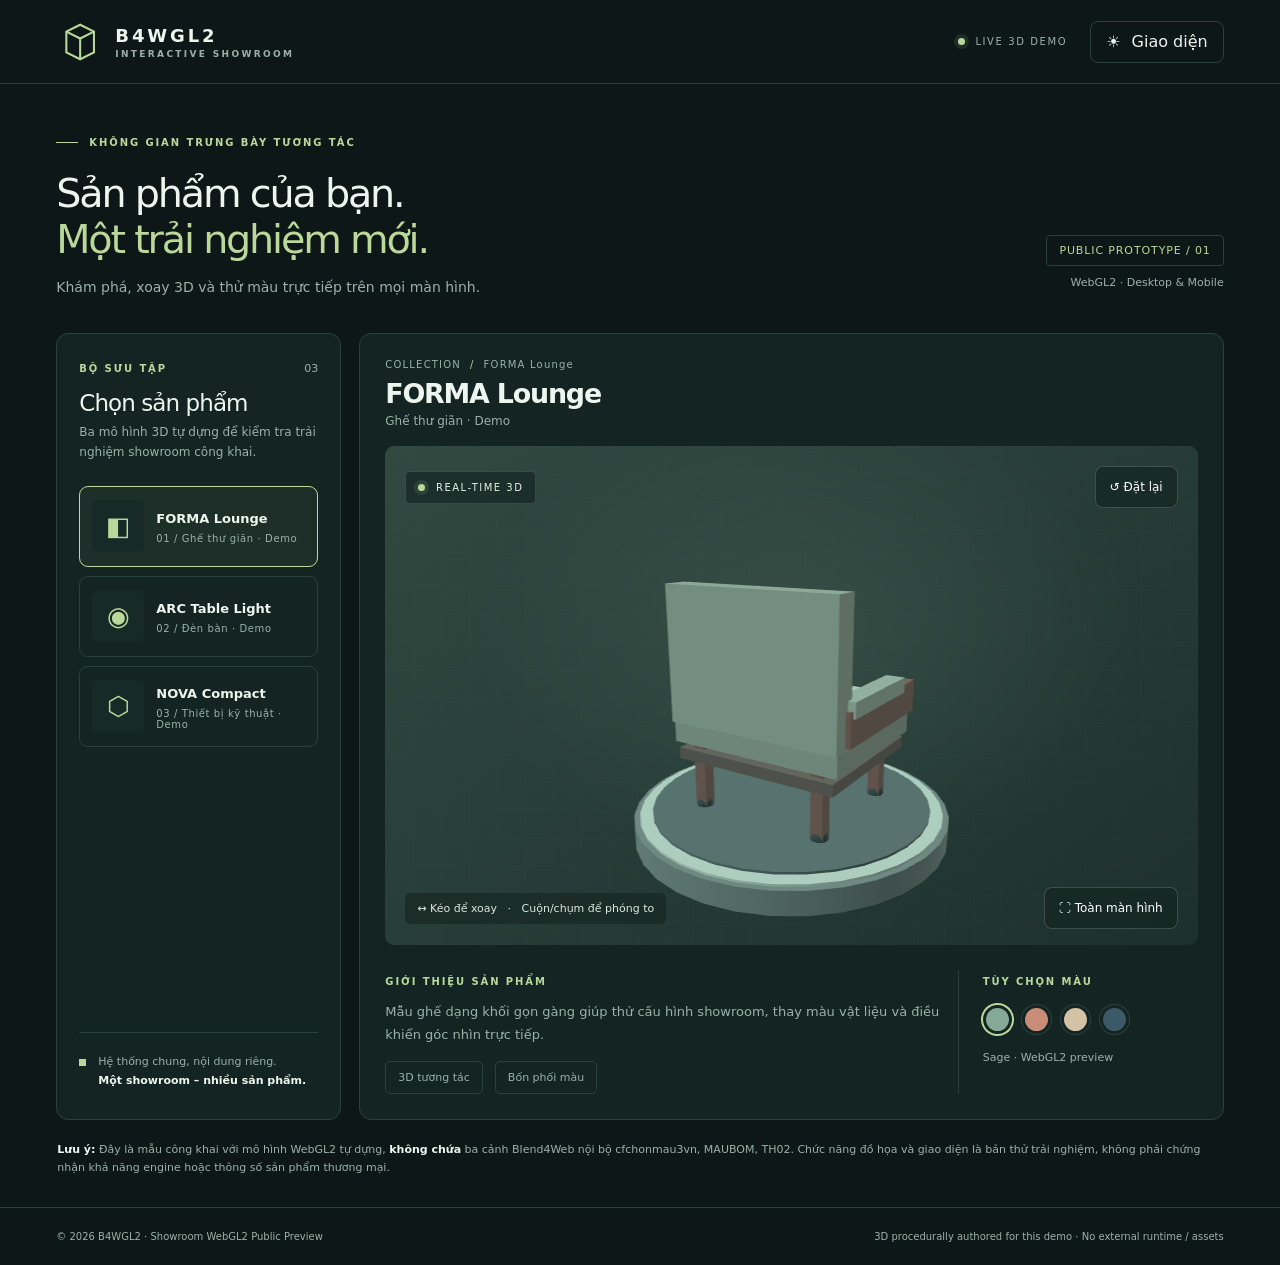
<file: index.html>
<!doctype html>
<html lang="vi">
<head>
  <meta charset="utf-8">
  <meta name="viewport" content="width=device-width,initial-scale=1,viewport-fit=cover">
  <meta name="theme-color" content="#101a19">
  <meta name="description" content="B4WGL2 – showroom WebGL2 tương tác với mô hình demo tự dựng, thử nghiệm trên desktop và mobile.">
  <title>B4WGL2 · Showroom tương tác</title>
  <link rel="stylesheet" href="./styles.css">
</head>
<body>
  <div class="app">
    <header class="site-header">
      <a class="brand" href="./" aria-label="B4WGL2 Showroom – trang chủ">
        <span class="brand-mark" aria-hidden="true"><svg viewBox="0 0 40 40" fill="none"><path d="M9 29V11L21 5L33 11V29L21 35L9 29Z" stroke="currentColor" stroke-width="1.8"/><path d="M9 11L21 17L33 11M21 17V35" stroke="currentColor" stroke-width="1.8"/></svg></span>
        <span class="brand-copy"><strong>B4WGL2</strong><small>INTERACTIVE SHOWROOM</small></span>
      </a>
      <div class="header-right"><span class="online-pill"><span class="dot"></span> LIVE 3D DEMO</span><button class="ghost-button" id="themeToggle" type="button" aria-label="Đổi giao diện sáng tối">☾ <span>Giao diện</span></button></div>
    </header>

    <main>
      <section class="intro" aria-labelledby="mainTitle">
        <div><div class="eyebrow"><span class="eyebrow-line"></span> KHÔNG GIAN TRƯNG BÀY TƯƠNG TÁC</div><h1 id="mainTitle">Sản phẩm của bạn.<br><em>Một trải nghiệm mới.</em></h1><p>Khám phá, xoay 3D và thử màu trực tiếp trên mọi màn hình.</p></div>
        <div class="intro-side"><span class="version-tag">PUBLIC PROTOTYPE / 01</span><small>WebGL2 · Desktop &amp; Mobile</small></div>
      </section>

      <div class="workspace">
        <aside class="catalog" id="catalog" aria-label="Danh sách sản phẩm">
          <div class="section-top"><span class="section-label">BỘ SƯU TẬP</span><span class="count" id="productCount">03</span></div>
          <h2>Chọn sản phẩm</h2><p class="catalog-description">Ba mô hình 3D tự dựng để kiểm tra trải nghiệm showroom công khai.</p>
          <div class="product-list" id="productList" role="group" aria-label="Chọn sản phẩm 3D"></div>
          <div class="catalog-bottom"><span class="tiny-square"></span><p>Hệ thống chung, nội dung riêng.<br><strong>Một showroom – nhiều sản phẩm.</strong></p></div>
        </aside>

        <section class="detail" aria-label="Sản phẩm được chọn">
          <div class="detail-top"><div><div class="bread"><span>COLLECTION</span><span class="slash">/</span><span id="breadcrumb">...</span></div><h2 id="productTitle">Đang chuẩn bị...</h2><p id="productSubtitle">Showroom 3D tương tác</p></div><button id="catalogOpen" class="mobile-menu" type="button" aria-controls="catalog" aria-expanded="false">☷ Danh sách</button></div>
          <div class="viewer" id="viewer" aria-label="Khung hiển thị 3D">
            <canvas id="glCanvas" aria-label="Mô hình WebGL2 có thể xoay bằng thao tác kéo, phóng to bằng cuộn hoặc chụm hai ngón" tabindex="0"></canvas>
            <div class="grid-haze" aria-hidden="true"></div>
            <div class="viewer-top"><span class="view-label"><span class="view-status"></span> REAL-TIME 3D</span><button id="resetView" class="viewer-button" type="button" aria-label="Đặt lại góc nhìn">↺ <span>Đặt lại</span></button></div>
            <div id="viewerError" class="error-panel" role="alert" hidden><strong>Không thể khởi động WebGL2</strong><p>Hãy dùng Chrome, Safari hoặc Edge mới có hỗ trợ WebGL2 và tăng tốc đồ họa.</p></div>
            <div class="viewer-bottom"><span id="canvasHint">↔ Kéo để xoay &nbsp; · &nbsp; Cuộn/chụm để phóng to</span><button id="fullscreen" class="viewer-button" type="button" aria-label="Mở toàn màn hình">⛶ <span>Toàn màn hình</span></button></div>
          </div>
          <div class="detail-meta"><div class="meta-copy"><span class="section-label">GIỚI THIỆU SẢN PHẨM</span><p id="productDescription">...</p><div class="specs" id="specs"></div></div><div class="finish-panel"><span class="section-label">TÙY CHỌN MÀU</span><div id="finishes" class="finishes" role="group" aria-label="Chọn màu sản phẩm"></div><span id="finishLabel" class="finish-name" role="status"></span></div></div>
        </section>
      </div>
      <p class="disclaimer"><strong>Lưu ý:</strong> Đây là mẫu công khai với mô hình WebGL2 tự dựng, <strong>không chứa</strong> ba cảnh Blend4Web nội bộ cfchonmau3vn, MAUBOM, TH02. Chức năng đồ họa và giao diện là bản thử trải nghiệm, không phải chứng nhận khả năng engine hoặc thông số sản phẩm thương mại.</p>
    </main>
    <footer><span>© 2026 B4WGL2 · Showroom WebGL2 Public Preview</span><span>3D procedurally authored for this demo · No external runtime / assets</span></footer>
  </div>
  <script type="module" src="./app.js"></script>
</body>
</html>
</file>
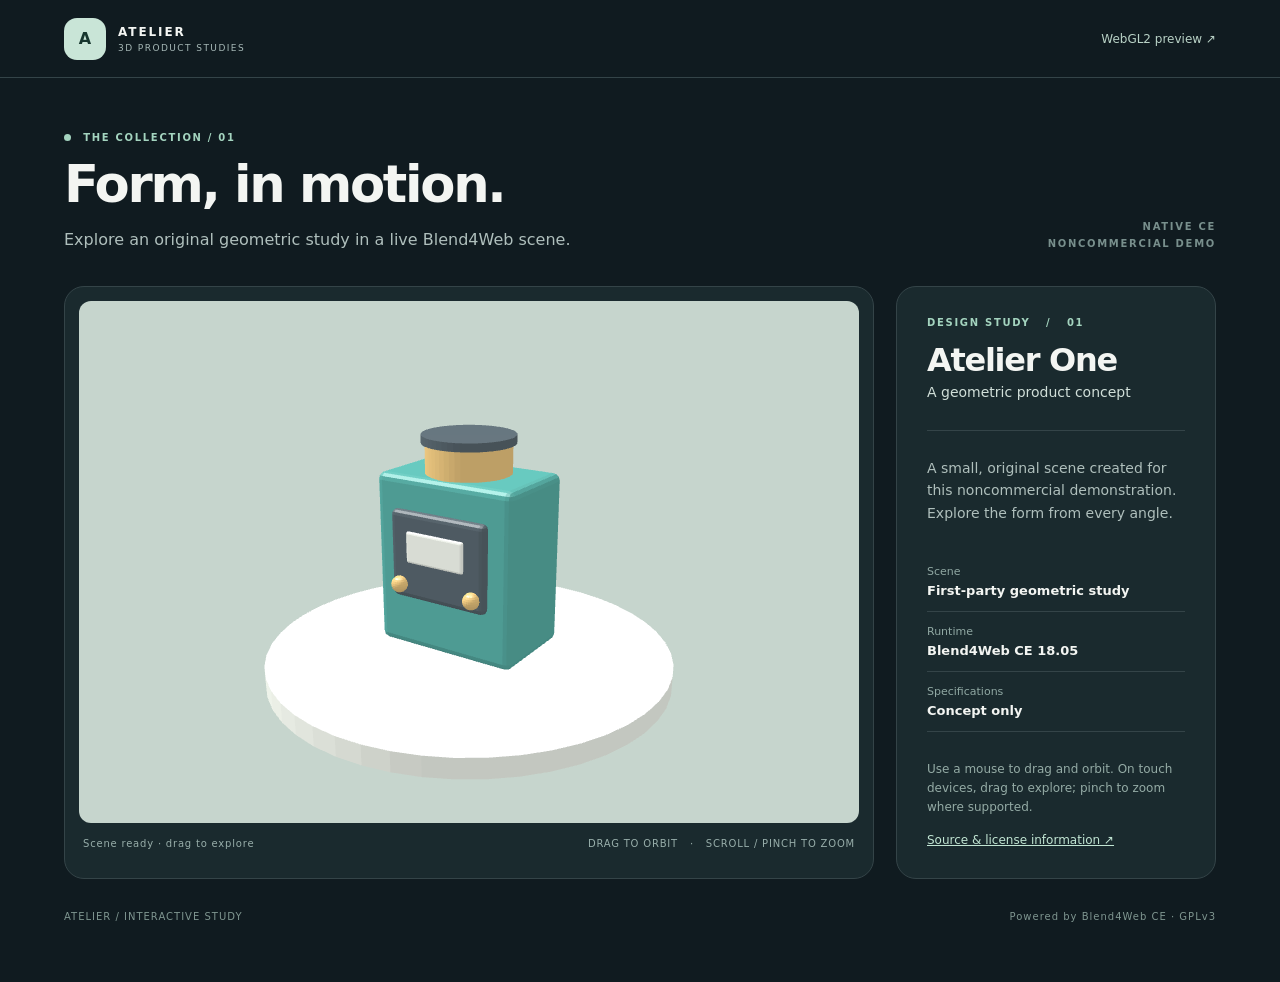
<file: blend4web-native/index.html>
<!doctype html><html lang="en"><head><meta charset="utf-8"><meta name="viewport" content="width=device-width,initial-scale=1,viewport-fit=cover"><meta name="theme-color" content="#111c20"><title>Atelier · Native 3D study</title><link rel="stylesheet" href="style.css"></head><body><header><a class="brand" href="./"><span class="mark">A</span><span><b>ATELIER</b><small>3D PRODUCT STUDIES</small></span></a><a class="home" href="../">WebGL2 preview ↗</a></header><main><div class="heading"><div><div class="eyebrow"><span></span> THE COLLECTION / 01</div><h1>Form, in motion.</h1><p>Explore an original geometric study in a live Blend4Web scene.</p></div><div class="edition">NATIVE CE <br> NONCOMMERCIAL DEMO</div></div><section class="layout"><div class="visual"><div class="canvas" id="canvas"><div id="scene"></div><div class="overlay" id="overlay" role="status"><div><span class="loader"></span><strong id="status">Preparing the scene…</strong><p id="detail">This may take a moment on first load.</p><button id="retry" hidden>Try again</button></div></div></div><div class="viewport-footer"><span id="live" aria-live="polite">Loading scene</span><span>DRAG TO ORBIT &nbsp; · &nbsp; SCROLL / PINCH TO ZOOM</span></div></div><aside><div class="tag">DESIGN STUDY &nbsp; / &nbsp; 01</div><h2>Atelier One</h2><p class="subtitle">A geometric product concept</p><div class="divider"></div><p>A small, original scene created for this noncommercial demonstration. Explore the form from every angle.</p><dl><div><dt>Scene</dt><dd>First-party geometric study</dd></div><div><dt>Runtime</dt><dd>Blend4Web CE 18.05</dd></div><div><dt>Specifications</dt><dd>Concept only</dd></div></dl><p class="hint">Use a mouse to drag and orbit. On touch devices, drag to explore; pinch to zoom where supported.</p><a class="source" href="README.md">Source &amp; license information ↗</a></aside></section><footer><span>ATELIER / INTERACTIVE STUDY</span><span>Powered by Blend4Web CE · GPLv3</span></footer></main><script src="b4w.min.js"></script><script src="app.js"></script></body></html>
</file>
<file: styles.css>
:root{color-scheme:dark;--bg:#0d1717;--surface:#142423;--panel:#182a28;--line:#29413d;--text:#edf5ef;--muted:#9bb1a8;--accent:#bad89a;--accent2:#e5c59c;--viewer:#253a34;--font:ui-sans-serif,system-ui,-apple-system,"Segoe UI",Arial,sans-serif}
:root[data-theme=light]{color-scheme:light;--bg:#f1f2ec;--surface:#ffffff;--panel:#f6f8f3;--line:#d9e1d6;--text:#20342d;--muted:#60746b;--accent:#477452;--accent2:#9c7450;--viewer:#e0eae2}
*{box-sizing:border-box}html{scroll-behavior:smooth}body{margin:0;font-family:var(--font);background:var(--bg);color:var(--text);-webkit-font-smoothing:antialiased}button{font:inherit;cursor:pointer}button:focus-visible,a:focus-visible,canvas:focus-visible{outline:2px solid var(--accent);outline-offset:3px}button:disabled{opacity:.5;cursor:not-allowed}a{text-decoration:none;color:inherit}.app{min-height:100svh;display:flex;flex-direction:column}.site-header{min-height:84px;padding:0 clamp(20px,4.4vw,70px);border-bottom:1px solid var(--line);display:flex;align-items:center;justify-content:space-between;gap:20px}.brand{display:flex;align-items:center;gap:13px}.brand-mark{height:46px;width:46px;color:var(--accent)}.brand-mark svg{width:100%;height:100%}.brand-copy{display:flex;flex-direction:column;gap:3px}.brand-copy strong{font-size:18px;letter-spacing:.16em;font-weight:730}.brand-copy small{font-size:9px;letter-spacing:.26em;color:var(--muted);font-weight:600}.header-right{display:flex;align-items:center;gap:23px}.online-pill{font-size:10px;letter-spacing:.16em;color:var(--muted);white-space:nowrap}.dot,.view-status{display:inline-block;width:7px;height:7px;border-radius:50%;background:var(--accent);margin-right:6px;box-shadow:0 0 0 4px #aac99520}.ghost-button,.viewer-button,.mobile-menu{background:transparent;border:1px solid var(--line);color:var(--text);border-radius:8px;padding:10px 15px;min-height:42px}.ghost-button:hover,.viewer-button:hover,.mobile-menu:hover{border-color:var(--accent);background:#aacc9912}.ghost-button{display:flex;align-items:center;gap:11px}.ghost-button:first-letter{font-size:17px}main{width:min(1500px,100%);padding:0 clamp(20px,4.4vw,70px) 30px;margin:auto;flex:1}.intro{display:flex;justify-content:space-between;align-items:flex-end;padding:53px 0 38px;gap:24px}.eyebrow,.section-label{font-size:10px;letter-spacing:.19em;font-weight:700;color:var(--accent)}.eyebrow{display:flex;align-items:center;gap:11px;margin-bottom:23px}.eyebrow-line{height:1px;width:22px;background:var(--accent)}h1{font-size:clamp(31px,3.1vw,55px);line-height:1.15;font-weight:500;letter-spacing:-.055em;margin:0 0 17px}h1 em{font-style:normal;color:var(--accent)}.intro p{margin:0;color:var(--muted);font-size:14px}.intro-side{display:flex;flex-direction:column;gap:10px;align-items:flex-end;padding-bottom:6px}.version-tag{font-size:11px;color:var(--accent);border:1px solid var(--line);border-radius:4px;padding:8px 12px;letter-spacing:.08em}.intro-side small{font-size:11px;color:var(--muted)}.workspace{display:grid;grid-template-columns:minmax(244px,285px) minmax(0,1fr);gap:18px;align-items:stretch}.catalog,.detail{background:var(--surface);border:1px solid var(--line);border-radius:12px}.catalog{padding:28px 22px;display:flex;flex-direction:column;min-width:0}.section-top{display:flex;align-items:center;justify-content:space-between}.count{font-size:11px;color:var(--muted)}.catalog h2{font-size:23px;font-weight:530;letter-spacing:-.04em;margin:15px 0 7px}.catalog-description{font-size:12px;line-height:1.65;color:var(--muted);margin:0 0 23px}.product-list{display:flex;flex-direction:column;gap:9px}.product{border:1px solid var(--line);background:transparent;color:var(--text);border-radius:9px;display:flex;gap:12px;align-items:center;text-align:left;padding:12px;min-height:81px;transition:background .16s,border-color .16s}.product:hover{border-color:var(--accent)}.product.active{border-color:var(--accent);background:#aac99510}.product-art{display:grid;place-items:center;flex-shrink:0;width:52px;height:52px;background:var(--panel);border-radius:6px;color:var(--accent);font-size:26px}.product-title{font-size:13px;font-weight:660;line-height:1.4}.product-id{font-size:10px;color:var(--muted);margin-top:5px;display:block;letter-spacing:.06em}.catalog-bottom{display:flex;gap:12px;align-items:flex-start;border-top:1px solid var(--line);margin-top:auto;padding-top:20px}.tiny-square{width:7px;height:7px;background:var(--accent);margin-top:6px;flex-shrink:0}.catalog-bottom p{font-size:11px;color:var(--muted);line-height:1.7;margin:0}.catalog-bottom strong{color:var(--text);font-weight:550}.detail{padding:25px;min-width:0}.detail-top{display:flex;justify-content:space-between;align-items:center;gap:12px;padding:0 0 18px}.bread{display:flex;gap:9px;align-items:center;font-size:10px;letter-spacing:.12em;color:var(--muted);margin-bottom:8px}.slash{color:var(--accent)}.detail-top h2{margin:0 0 5px;font-weight:550;font-size:clamp(24px,2.1vw,31px);letter-spacing:-.045em}.detail-top p{color:var(--muted);font-size:12px;margin:0}.mobile-menu{display:none;white-space:nowrap}.viewer{position:relative;overflow:hidden;border-radius:9px;height:clamp(350px,39vw,530px);background:radial-gradient(ellipse at 52% 38%,#65847338,transparent 55%),linear-gradient(145deg,#314941,#1d302e);isolation:isolate}.viewer canvas{position:absolute;inset:0;width:100%;height:100%;display:block;touch-action:none;cursor:grab;z-index:1}.viewer canvas:active{cursor:grabbing}.grid-haze{position:absolute;inset:0;z-index:0;opacity:.35;background-image:linear-gradient(#b2d2bd0a 1px,transparent 1px),linear-gradient(90deg,#b2d2bd0a 1px,transparent 1px);background-size:28px 28px}.viewer-top,.viewer-bottom{pointer-events:none;position:absolute;left:20px;right:20px;display:flex;justify-content:space-between;align-items:center;z-index:2}.viewer-top{top:20px}.viewer-bottom{bottom:16px}.viewer-top button,.viewer-bottom button{pointer-events:auto}.view-label{background:#111f1d92;backdrop-filter:blur(10px);border:1px solid #ffffff22;border-radius:5px;padding:10px 12px;color:#e7f3e6;letter-spacing:.15em;font-size:10px}.viewer-button{background:#142622b8;border-color:#ffffff2c;color:#fff;backdrop-filter:blur(10px);font-size:12px;padding:9px 14px}.viewer-bottom>span{font-size:11px;color:#dce8df;background:#15241f99;padding:9px 12px;border-radius:5px;max-width:70%}.viewer:fullscreen{height:100dvh;width:100vw;border-radius:0}.viewer:fullscreen canvas{height:100%;width:100%}.error-panel{position:absolute;z-index:5;inset:0;display:flex;flex-direction:column;justify-content:center;align-items:center;text-align:center;background:#182724f2;color:#fff;padding:25px}.error-panel[hidden]{display:none}.error-panel p{font-size:13px;line-height:1.6;max-width:370px}.detail-meta{display:grid;grid-template-columns:minmax(0,1fr) minmax(180px,240px);gap:18px;margin-top:25px}.meta-copy>p{font-size:13px;line-height:1.7;color:var(--muted);margin:12px 0 15px}.specs{display:flex;gap:12px;flex-wrap:wrap}.spec{border:1px solid var(--line);padding:9px 12px;border-radius:5px;font-size:11px;color:var(--muted)}.spec strong{color:var(--text);font-weight:600}.finish-panel{border-left:1px solid var(--line);padding-left:24px}.finishes{display:flex;gap:10px;flex-wrap:wrap;margin:16px 0 12px}.finish{width:29px;height:29px;border-radius:50%;border:3px solid var(--surface);box-shadow:0 0 0 1px var(--line);transition:transform .15s}.finish:hover{transform:scale(1.1)}.finish.active{box-shadow:0 0 0 2px var(--accent)}.finish-name{font-size:11px;color:var(--muted)}.disclaimer{font-size:11px;color:var(--muted);line-height:1.65;padding:21px 1px 0;margin:0}.disclaimer strong{color:var(--text);font-weight:580}footer{width:100%;min-height:58px;border-top:1px solid var(--line);display:flex;justify-content:space-between;align-items:center;gap:12px;padding:13px clamp(20px,4.4vw,70px);font-size:10px;color:var(--muted)}
@media(max-width:970px){.workspace{grid-template-columns:225px minmax(0,1fr)}.catalog{padding:21px 14px}.detail{padding:17px}.intro{padding:35px 0 30px}.detail-meta{grid-template-columns:1fr}.finish-panel{border-left:none;border-top:1px solid var(--line);padding:17px 0 0}.viewer{height:430px}}
@media(max-width:720px){.site-header{min-height:72px}.header-right{gap:10px}.online-pill{display:none}.intro{padding:28px 0 25px;align-items:flex-start}.intro-side{display:none}.intro p{max-width:350px;line-height:1.5}.workspace{grid-template-columns:1fr;gap:12px}.catalog{display:none;padding:19px;order:0}.catalog.open{display:flex}.detail{order:1;padding:13px}.detail-top{padding:7px 6px 14px}.mobile-menu{display:block}.viewer{height:min(60svh,490px);min-height:310px}.viewer-top,.viewer-bottom{left:12px;right:12px}.viewer-top{top:12px}.viewer-bottom{bottom:12px}.view-label{font-size:9px;padding:8px}.viewer-button{min-height:40px}.detail-meta{padding:0 6px;gap:12px}.catalog-bottom{margin-top:30px}.disclaimer{padding-top:17px}footer{flex-direction:column;align-items:flex-start;justify-content:center;gap:5px}}
@media(max-width:390px){.site-header{padding-left:16px;padding-right:16px}.brand-copy strong{font-size:16px}.brand-copy small{font-size:8px}.brand-mark{width:39px;height:39px}.ghost-button{padding:10px}.ghost-button span{display:none}main{padding-left:12px;padding-right:12px}h1{font-size:33px}.intro{padding:25px 3px}.detail-top h2{font-size:22px}.viewer{min-height:300px;height:54svh}.viewer-bottom>span{max-width:67%;font-size:10px}.viewer-button span{display:none}.detail-meta{margin-top:16px}.finishes{margin-top:13px}}
@media(prefers-reduced-motion:reduce){html{scroll-behavior:auto}*{transition:none!important}}
</file>
<file: blend4web-native/style.css>
*{box-sizing:border-box}html{font-family:system-ui,-apple-system,"Segoe UI",sans-serif;background:#101b20;color:#f3f5f2}body{margin:0}header{height:78px;display:flex;align-items:center;justify-content:space-between;border-bottom:1px solid #344448;padding:0 max(5vw,env(safe-area-inset-left))}a{color:inherit}.brand{display:flex;align-items:center;gap:12px;text-decoration:none}.mark{display:grid;place-items:center;width:42px;height:42px;background:#c9e5d7;color:#17362e;border-radius:13px;font-weight:800}.brand b,.brand small{display:block;letter-spacing:.16em}.brand b{font-size:12px}.brand small{font-size:9px;color:#a7b9b7;margin-top:4px}.home{color:#b9d2c6;font-size:12px;text-decoration:none}a:focus-visible,button:focus-visible{outline:3px solid #c1e9d5;outline-offset:4px}main{max-width:1500px;margin:auto;padding:54px max(5vw,env(safe-area-inset-left)) 28px}.heading{display:flex;align-items:end;justify-content:space-between;gap:20px;margin-bottom:34px}.eyebrow,.tag,.edition{font-size:10px;letter-spacing:.17em;font-weight:700;color:#a4d4bf}.eyebrow span{display:inline-block;width:7px;height:7px;border-radius:50%;background:#a4d4bf;margin-right:7px}h1{font-size:clamp(34px,4vw,60px);line-height:1.05;letter-spacing:-.045em;margin:15px 0}p{line-height:1.6;color:#afbfbc}.heading p{margin:0}.edition{color:#788f8c;text-align:right;line-height:1.7}.layout{display:grid;grid-template-columns:minmax(0,1fr) 320px;gap:22px}.visual,aside{border:1px solid #344448;border-radius:20px;background:#1a2a2e}.visual{padding:14px}.canvas{height:clamp(390px,58vh,720px);position:relative;background:#c6d5cd;border-radius:12px;overflow:hidden}#scene{width:100%;height:100%;touch-action:none}.overlay{position:absolute;inset:0;background:#1a2a2e;display:grid;place-items:center;text-align:center;padding:25px}.overlay[hidden]{display:none}.overlay strong{display:block}.overlay p{font-size:13px}.loader{display:block;width:32px;height:32px;border:2px solid #526c68;border-top-color:#bde6d0;border-radius:50%;animation:spin 1s linear infinite;margin:0 auto 18px}@keyframes spin{to{transform:rotate(360deg)}}.overlay.error .loader{display:none}button{min-height:44px;border:1px solid #a4d4bf;border-radius:10px;padding:10px 17px;background:transparent;color:#e8f4ee;cursor:pointer}.viewport-footer{display:flex;justify-content:space-between;gap:12px;color:#98aeaa;font-size:10px;letter-spacing:.08em;padding:15px 4px 3px}aside{padding:30px}aside h2{font-size:32px;letter-spacing:-.04em;margin:13px 0 2px}.subtitle{margin:0;color:#d1dfd9}.divider{height:1px;background:#344448;margin:26px 0}aside p{font-size:14px}dl{margin:28px 0}dl div{padding:13px 0;border-bottom:1px solid #344448}dt{font-size:11px;color:#90a8a3}dd{margin:5px 0 0;font-size:13px;font-weight:650}.hint{font-size:12px;color:#94aba5}.source{font-size:12px;color:#c1e5d3}footer{display:flex;justify-content:space-between;gap:12px;color:#7f9690;font-size:10px;letter-spacing:.1em;padding:32px 0}@media(max-width:850px){main{padding-top:32px}.layout{grid-template-columns:1fr}.heading{margin-bottom:22px}.edition{display:none}.canvas{height:55dvh;min-height:300px;max-height:550px}aside{padding:22px}.viewport-footer{flex-wrap:wrap;letter-spacing:0}.home{font-size:11px}footer{flex-wrap:wrap}}@media(max-width:380px){header{padding:0 14px}.brand small{font-size:8px}.brand{gap:7px}.home{max-width:100px;text-align:right}main{padding-left:14px;padding-right:14px}.canvas{min-height:260px}h1{font-size:34px}}@media(max-height:500px) and (orientation:landscape){.heading{margin-bottom:12px}.heading h1{font-size:30px}.canvas{min-height:240px;height:65dvh}}
</file>
